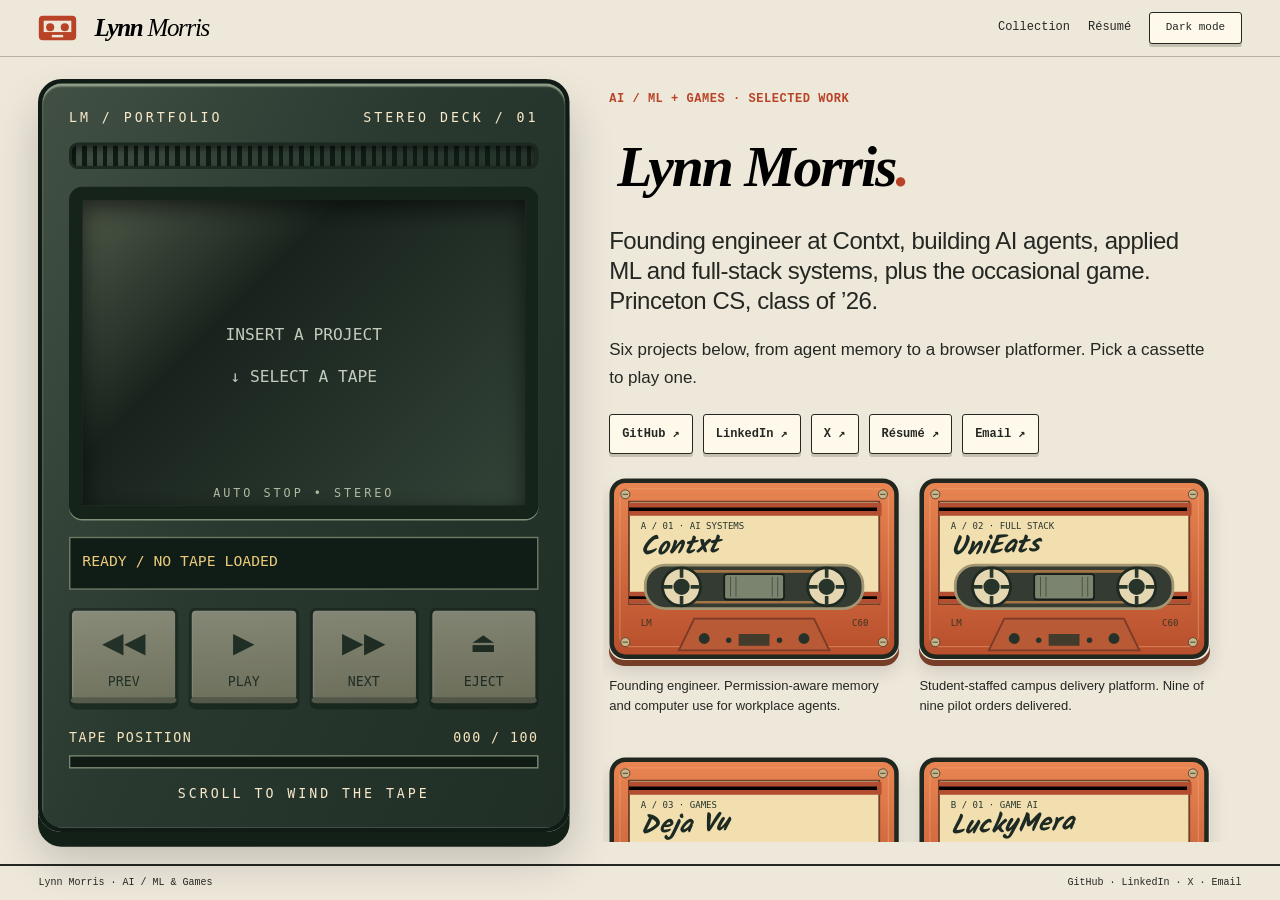
<file: index.html>
<!doctype html><html lang="en"><meta charset="utf-8"><meta name="viewport" content="width=device-width,initial-scale=1"><title>Lynn Morris · Tape collection</title><meta name="description" content="Lynn Morris is a founding engineer at Contxt and a Princeton computer science graduate. Case studies in AI agents, computer vision, imitation learning, full-stack software and a browser game."><link rel="canonical" href="https://lm7452.github.io/"><meta property="og:type" content="website"><meta property="og:url" content="https://lm7452.github.io/"><meta property="og:site_name" content="Lynn Morris"><meta property="og:title" content="Lynn Morris · AI / ML & Games"><meta property="og:description" content="Founding engineer at Contxt. Six projects across AI agents, computer vision, imitation learning, full-stack software and a browser game."><meta property="og:image" content="https://lm7452.github.io/assets/og-image.png"><meta property="og:image:width" content="1200"><meta property="og:image:height" content="630"><meta property="og:image:alt" content="Lynn Morris's portfolio: a cassette deck beside a shelf of project tapes."><meta name="twitter:card" content="summary_large_image"><meta name="twitter:creator" content="@Lynnmorris925"><meta name="theme-color" content="#eee8db" media="(prefers-color-scheme: light)"><meta name="theme-color" content="#202621" media="(prefers-color-scheme: dark)"><link rel="icon" href="assets/favicon.svg" type="image/svg+xml"><link rel="apple-touch-icon" href="assets/apple-touch-icon.png"><script>(function(){var t;try{t=localStorage.getItem('cassette-theme')}catch(e){}document.documentElement.dataset.theme=t||(matchMedia('(prefers-color-scheme: dark)').matches?'dark':'light')})()</script><link rel="preload" href="assets/fonts/kalam-700-latin.woff2" as="font" type="font/woff2" crossorigin><link rel="stylesheet" href="style.css?v=38e26c11"><link rel="stylesheet" href="player.css?v=4a8448aa"><script defer src="theme.js?v=d630f1e6"></script><script defer src="projects.js?v=09c8ecba"></script><script defer src="player.js?v=c1509559"></script><body><a class="skip" href="#content">Skip to content</a><header><a class="brand" href="#collection"><svg class="brand-icon" viewBox="0 0 48 32" aria-hidden="true"><rect x="1" y="1" width="46" height="30" rx="5" fill="currentColor"/><path d="M7 7h34v14H7z" fill="var(--bg)"/><circle cx="15" cy="15" r="5" fill="currentColor"/><circle cx="33" cy="15" r="5" fill="currentColor"/><path d="M17 26h14" stroke="var(--bg)" stroke-width="3"/></svg><span>Lynn <em>Morris</em></span></a><nav aria-label="Main"><a href="#collection">Collection</a><a href="assets/lynn-morris-resume.pdf" target="_blank" rel="noopener">Résumé</a><button id="theme">Dark mode</button></nav></header><main id="main"><div class="deck-layout"><div class="player-slot"><section class="deck" aria-label="Project cassette player"><div class="deck-top"><span>LM / PORTFOLIO</span><span>STEREO DECK / 01</span></div><div class="speaker" aria-hidden="true"></div><div class="bay"><div id="loaded" class="loaded"><span class="empty">INSERT A PROJECT<br>↓ SELECT A TAPE</span></div></div><p id="status" class="display" role="status">READY / NO TAPE LOADED</p><div class="keys"><button id="prev" aria-label="Previous project" disabled>◀◀<small>PREV</small></button><button id="play" disabled>▶<small>PLAY</small></button><button id="next" aria-label="Next project" disabled>▶▶<small>NEXT</small></button><button id="eject" disabled>⏏<small>EJECT</small></button></div><div class="tape-position"><label for="position">TAPE POSITION <output id="position-value">000 / 100</output></label><progress id="position" max="100" value="0">0%</progress></div><p class="deck-note">SCROLL TO WIND THE TAPE</p></section></div><div id="content" tabindex="0" role="region" aria-label="Cassette collection and project details"></div></div></main><footer><span>Lynn Morris · AI / ML & Games</span><span class="footer-links"><a href="https://github.com/Lm7452" target="_blank" rel="noopener">GitHub</a> · <a href="https://www.linkedin.com/in/lynnmorris925/" target="_blank" rel="noopener">LinkedIn</a> · <a href="https://x.com/Lynnmorris925" target="_blank" rel="noopener">X</a> · <a href="mailto:lmorris92504@gmail.com" target="_blank" rel="noopener">Email</a></span></footer></body></html>
</file>
<file: style.css>
:root{color-scheme:light;--bg:#eee8db;--paper:#fff9ec;--ink:#252722;--muted:#5f6055;--line:#b6b1a2;--accent:#b94326;--coral:var(--accent);--teal:var(--accent);--shadow:#c7bfaf;--space:clamp(22px,5vw,72px)}:root[data-theme=dark]{color-scheme:dark;--bg:#202621;--paper:#2c342d;--ink:#f5eddb;--muted:#c1c5b6;--line:#697264;--accent:#ffac7f;--shadow:#121712}*{box-sizing:border-box}html{scroll-behavior:smooth;scroll-padding-top:24px}body{margin:0;background:var(--bg);color:var(--ink);font:17px/1.65 Arial,Helvetica,sans-serif}a{color:inherit;text-underline-offset:5px}a:hover{color:var(--accent)}button,a{touch-action:manipulation}button{font:inherit;cursor:pointer}a:focus-visible,button:focus-visible{outline:3px solid var(--accent);outline-offset:5px}.skip{position:absolute;top:-80px;left:20px;z-index:10;background:var(--paper);padding:12px}.skip:focus{top:12px}header,main,footer{max-width:1320px;margin:auto;padding-left:var(--space);padding-right:var(--space)}header{display:flex;align-items:center;justify-content:space-between;padding-top:25px;padding-bottom:25px;border-bottom:1px solid var(--line);gap:20px}.brand{font-weight:800;text-decoration:none;font-size:20px;white-space:nowrap}.brand-icon{color:var(--accent);margin-right:8px}nav{display:flex;gap:24px;align-items:center;font:12px/1.4 'Courier New',monospace}nav a{text-decoration:none}button,.pill{border:1px solid var(--ink);border-radius:3px;background:var(--paper);color:var(--ink);padding:11px 16px;box-shadow:0 3px 0 var(--shadow)}.hero{display:grid;grid-template-columns:1fr 1.03fr;gap:5%;align-items:center;padding:65px 0 56px}.eyebrow,.tags,.num,.caption,.transport,.meta strong,.back{font:12px/1.6 'Courier New',monospace;letter-spacing:.045em}.eyebrow{font-weight:bold;color:var(--accent)}h1{font-size:clamp(62px,7.6vw,106px);line-height:.94;letter-spacing:-.065em;margin:23px 0 24px;font-weight:900}.accent{color:var(--accent)}.lead{font-size:clamp(22px,2.6vw,32px);line-height:1.25;letter-spacing:-.02em;margin:20px 0}.muted{color:var(--muted)}.intro{max-width:420px}.actions{display:flex;flex-wrap:wrap;gap:12px;margin-top:26px}.pill{display:inline-block;text-decoration:none;font:13px/1.5 'Courier New',monospace;font-weight:bold}.primary{background:var(--ink);color:var(--bg)}.primary:hover{background:var(--accent);color:var(--bg)}.tape-wrap{transform:rotate(-5deg);padding:14px 0}.cassette{position:relative;background:#323b33;border:3px solid #1d241f;border-radius:20px;padding:26px 24px 50px;box-shadow:0 9px 0 #1d241f,12px 23px 0 var(--shadow);color:#272d26}.tape-label{background:#eee4cc;border:2px solid #111d16;border-radius:10px 10px 34px 34px;overflow:hidden}.label-top,.label-bottom{display:flex;justify-content:space-between;gap:10px;font:11px/1.4 'Courier New',monospace;padding:14px 16px}.label-top{border-bottom:1px solid #b1a894}.hand-title{font:italic bold clamp(22px,2.6vw,34px)/1.3 Georgia,serif;padding:10px 16px 14px;letter-spacing:-.04em}.tape-window{background:#9a4a32;border-top:13px solid #d88b3c;border-bottom:13px solid #c96535;display:flex;align-items:center;justify-content:space-around;position:relative;padding:12px 22px}.reel{display:block;z-index:1;width:72px;height:72px;border:14px solid #ded5be;background:repeating-conic-gradient(#333b32 0deg 35deg,#d7cbb1 35deg 60deg);border-radius:50%;box-shadow:0 0 0 6px #242b25,inset 0 0 0 12px #242b25;animation:turn 4s ease-out 1}.tape-line{height:27px;background:#242b25;position:absolute;width:65%;left:17%}.tape-base{width:56%;height:31px;border:2px solid #141d17;border-bottom:0;position:absolute;bottom:0;left:22%;border-radius:24px 24px 0 0;display:flex;align-items:center;justify-content:space-evenly}.tape-base i{width:9px;height:9px;border-radius:50%;background:#121b15}.screw{position:absolute;color:#a2ad9c;font:17px monospace}.s1{top:5px;left:10px}.s2{top:5px;right:10px}.s3{bottom:5px;left:10px}.s4{bottom:5px;right:10px}.tape-wrap .caption{text-align:center;margin-top:32px}.transport{display:flex;justify-content:space-between;align-items:center;border-top:2px solid var(--ink);border-bottom:1px solid var(--ink);padding:15px 0;gap:15px}.transport>span:first-child{white-space:nowrap;font-size:19px;color:var(--accent)}section[id]{padding-top:60px}.section-head{display:flex;justify-content:space-between;align-items:baseline;gap:20px;border-bottom:1px solid var(--line);margin-bottom:20px}.section-head h2{font:700 22px/1.4 'Courier New',monospace}.section-head p{font-size:14px}.grid{display:grid;grid-template-columns:repeat(2,minmax(0,1fr));gap:18px}.card{background:var(--paper);border:1px solid var(--line);border-left:6px solid var(--accent);padding:27px;position:relative;transition:transform .2s}.card:hover{transform:translateY(-3px)}.num{color:var(--accent);font-weight:bold}.card h3{font-size:29px;line-height:1.2;letter-spacing:-.04em;margin:15px 0}.tags{font-size:11px}.card a{font-weight:bold;font-size:14px}.case-title{padding-top:35px;padding-bottom:20px;border-bottom:5px solid var(--accent);position:relative}.back{display:block;margin-bottom:34px}.case-title h1{font-size:clamp(64px,10vw,120px);margin:24px 0}.case-title .lead{max-width:820px}.meta{display:grid;grid-template-columns:repeat(3,1fr);gap:22px;padding:25px 0;border-bottom:1px solid var(--line);font-size:15px}.meta strong{display:block;color:var(--muted);text-transform:uppercase;margin-bottom:5px}.story{display:grid;grid-template-columns:1fr 2fr;gap:30px;padding:35px 0;border-bottom:1px solid var(--line)}.story h2{font-size:23px;line-height:1.3;margin-top:14px;letter-spacing:-.025em}.story p{max-width:740px}.game-capture{margin:40px 0}.game-capture img{display:block;width:100%;height:auto;border:8px solid var(--ink);border-radius:5px}.caption{color:var(--muted);margin-top:14px}.diagram{display:flex;align-items:center;gap:16px;padding:35px 0}.node{flex:1;text-align:center;background:var(--paper);border:1px solid var(--line);border-top:6px solid var(--accent);padding:22px 12px;font:14px/1.6 'Courier New',monospace}.arrow{color:var(--accent);font-size:26px}.review{background:var(--paper);padding:24px;margin-top:30px;border:1px dashed var(--line);font-size:14px}footer{display:flex;justify-content:space-between;gap:25px;margin-top:70px;border-top:2px solid var(--ink);padding-top:25px;padding-bottom:35px;font:12px/1.6 'Courier New',monospace}@keyframes turn{to{transform:rotate(360deg)}}@media(max-width:760px){header{align-items:flex-start;flex-direction:column;gap:16px}nav{gap:18px;flex-wrap:wrap;width:100%}nav button{margin-left:auto;padding:8px}.hero{grid-template-columns:1fr;padding-top:35px;gap:35px}h1{font-size:80px}.tape-wrap{max-width:520px;width:92%;margin:0 auto 15px}.transport{font-size:10px}.transport>span:first-child{font-size:14px}.grid{grid-template-columns:1fr}.section-head{display:block}.section-head p{margin-top:0}.story{grid-template-columns:1fr;gap:0;padding:24px 0}.meta{grid-template-columns:1fr;gap:16px}.diagram{flex-direction:column;align-items:stretch;gap:8px}.arrow{text-align:center;transform:rotate(90deg)}.case-title h1{font-size:72px}footer{flex-direction:column;gap:6px}.reel{width:58px;height:58px;border-width:11px}.label-top,.label-bottom{font-size:10px;padding:10px 12px}.cassette{padding:23px 17px 43px}.tape-window{padding:10px 14px}.tape-wrap .caption{font-size:10px}}@media(prefers-reduced-motion:reduce){*{scroll-behavior:auto!important;animation:none!important;transition:none!important}}
</file>
<file: player.css>
.deck-layout{display:grid;grid-template-columns:minmax(300px,420px) minmax(0,1fr);gap:52px;align-items:start;padding-top:40px}.deck{position:sticky;top:24px;background:#26352e;color:#f8e9cb;border:3px solid #101b16;border-radius:22px;padding:22px;box-shadow:0 12px 0 #122018,0 20px 30px #0003}.deck-top,.deck-note{font:11px monospace;letter-spacing:2px;display:flex;justify-content:space-between}.speaker{height:40px;margin:22px 0;background:repeating-linear-gradient(0deg,#111b16 0 3px,transparent 3px 7px);border-radius:6px}.bay{height:180px;background:#101b16;border:8px solid #17241c;border-radius:12px;overflow:hidden;display:grid;place-items:center;perspective:600px}.loaded{width:94%;text-align:center}.empty{font:14px monospace;color:#c4cbbd;line-height:2}.tape{display:block;width:100%;border:3px solid #1c2721;border-radius:14px;background:#cb633a;color:#17231b;padding:18px;text-align:left;box-shadow:0 7px 0 #843d22;position:relative;cursor:pointer;text-decoration:none}.tape:before,.tape:after{content:'⊕';position:absolute;font:14px monospace;top:5px}.tape:before{left:7px}.tape:after{right:7px}.tape-label{background:#f5e5bd;border:1px solid #c6b991;padding:8px 14px;transform:rotate(-1deg);color:#16251c}.marker{font-family:'Tape Hand','Segoe Print','Bradley Hand','Comic Sans MS',cursive;font-style:italic;font-weight:900;font-size:30px;letter-spacing:-1px;display:block}.tape-meta{font:10px monospace;letter-spacing:1px}.spools{display:flex;align-items:center;justify-content:space-between;margin-top:9px;background:#23362b;border-radius:18px;padding:4px 12px;color:#f5e5bd;font:28px monospace;height:34px}.spools:before,.spools:after{content:'✣'}.spools span{height:2px;flex:1;background:#a38f69;margin:0 16px}.loaded .tape{padding:12px;box-shadow:none;cursor:default}.loaded .marker{font-size:23px}.display{background:#101c16;color:#e9ca7a;border:1px solid #6d7963;padding:12px;font:12px monospace;min-height:48px;line-height:1.6}.keys{display:grid;grid-template-columns:repeat(4,1fr);gap:7px}.keys button{border:2px solid #111c16;background:#eadbbc;color:#17241c;border-radius:5px;box-shadow:0 5px 0 #101b16;padding:10px 2px;font-size:23px;min-height:62px}.keys small{display:block;font:9px monospace;margin-top:5px}.keys button:active{transform:translateY(3px);box-shadow:0 2px 0 #101b16}.keys button:disabled{opacity:.45;cursor:default}.deck-note{justify-content:center;margin:22px 0 0;font-size:10px}.collection-intro h1{font-size:clamp(36px,5vw,62px);line-height:1}.collection-intro{margin-bottom:34px}.shelf{display:grid;gap:26px}.tape-caption{margin:10px 0 0;font-size:14px}.case-title{padding-top:0}.case-title h1{font-size:clamp(38px,5vw,64px)}.story{grid-template-columns:1fr;gap:10px}.meta{grid-template-columns:1fr;gap:12px}.diagram{flex-wrap:wrap}.inserting{animation:insertTape .48s ease-in both}@keyframes insertTape{0%{transform:translateY(150px) rotate(-8deg) scale(1.15);opacity:.2}55%{transform:translateY(-10px) rotate(0);opacity:1}100%{transform:translateY(0) scale(1)}}:focus-visible{outline:3px solid #db693c;outline-offset:5px}#content:focus{outline:none}.busy .keys{pointer-events:none}@media(max-width:800px){.deck-layout{grid-template-columns:1fr;gap:36px;padding-top:20px}.deck{position:relative;top:0;width:100%;max-width:430px;margin:auto}header{flex-wrap:wrap}.bay{height:160px}.deck-layout #content{min-width:0}.collection-intro h1{font-size:40px}.deck-top{letter-spacing:1px}.story{padding:25px 0}.case-title{padding-bottom:12px}}@media(prefers-reduced-motion:reduce){*,*:before,*:after{animation:none!important;transition:none!important;scroll-behavior:auto!important}}
@media(max-width:800px){.deck{padding:14px;border-radius:16px}.speaker{height:12px;margin:10px 0}.bay{height:112px;border-width:4px}.loaded .tape{padding:4px}.loaded .tape-label{padding:4px 12px}.loaded .marker{font-size:20px}.loaded .spools{height:20px;font-size:20px;margin-top:3px}.display{min-height:34px;padding:7px;margin:10px 0}.keys button{min-height:44px;padding:5px 2px;font-size:18px}.deck-note{margin-top:12px;font-size:9px}}

/* Shell proportions and deck detailing, revision 2. */
.deck-layout{grid-template-columns:minmax(300px,390px) minmax(0,1fr);gap:38px}
.shelf{grid-template-columns:repeat(2,minmax(0,1fr));gap:22px;align-items:start}
.shelf article{min-width:0}.tape{padding:0;border:0;border-radius:15px;aspect-ratio:1.6;box-shadow:0 6px 0 #763d29,0 12px 18px #241e1925;background:transparent;transition:transform .18s}
.shelf .tape:hover{transform:translateY(-5px) rotate(-1deg)}
.tape:before,.tape:after{content:none}.cassette-art{display:block;width:100%;height:100%}
.deck{padding:20px;border-radius:16px;background:linear-gradient(115deg,#425044,#29392f 45%,#202e26);box-shadow:inset 0 2px 1px #91a08a,0 10px 0 #122018,0 18px 30px #0003}
.speaker{height:28px;margin:18px 0;background:repeating-linear-gradient(90deg,#111b16 0 3px,transparent 3px 7px);border:2px solid #1b291f;box-shadow:inset 0 2px 5px #0008}
.bay{height:auto;aspect-ratio:1.43;border:9px solid #15231b;position:relative;background:linear-gradient(135deg,#4f5a49,#18231d 35%,#344438);box-shadow:0 1px 0 #829078,inset 0 5px 16px #0009;border-radius:9px}
.bay:after{content:'AUTO STOP  •  STEREO';position:absolute;bottom:4px;font:8px monospace;letter-spacing:2px;color:#b0b9a0;pointer-events:none}
.loaded{width:92%}.loaded .tape{padding:0;box-shadow:0 3px 8px #0007;border-radius:10px}
.keys button{background:linear-gradient(#f5e8cc,#c6b997);border-bottom:4px solid #8a816c;box-shadow:0 4px 0 #0d1811,inset 1px 1px 0 #fff8}
.tape-caption{font-size:13px;line-height:1.6;margin-top:16px}
@media(max-width:1000px) and (min-width:801px){.deck-layout{grid-template-columns:320px minmax(0,1fr);gap:24px}.shelf{grid-template-columns:1fr;max-width:330px}}
@media(max-width:800px){.deck-layout{grid-template-columns:1fr;gap:32px}.deck{padding:16px;max-width:360px}.bay{height:auto;aspect-ratio:1.6}.speaker{height:17px;margin:12px 0}.loaded .tape{padding:0}.shelf{grid-template-columns:1fr;max-width:360px;margin:auto;gap:30px}.display{font-size:10px}.deck-top{font-size:9px}}
/* Fixed listening room: only the project well scrolls. */
html,body{height:100%;overflow:hidden}body{height:100dvh;display:grid;grid-template-rows:auto minmax(0,1fr) auto}
header,main,footer{width:100%;max-width:1440px;padding-left:clamp(16px,3vw,44px);padding-right:clamp(16px,3vw,44px)}
header{padding-top:12px;padding-bottom:12px;flex-direction:row;align-items:center;gap:12px;flex-wrap:nowrap}.brand{display:flex;gap:10px;align-items:center;font:italic 700 25px/.95 Georgia,serif;letter-spacing:-1.3px}.brand em{color:var(--accent);font-weight:400}.brand-icon{width:39px;height:28px;margin:0;color:var(--accent);flex-shrink:0}nav{width:auto;gap:18px}nav button{padding:7px 10px;font-size:11px}
#main{min-height:0;padding-top:22px;padding-bottom:22px}.deck-layout{height:100%;padding:0;grid-template-columns:minmax(280px,360px) minmax(0,1fr);gap:34px;align-items:start}.deck{position:relative;top:0;width:100%;padding:18px}.bay{aspect-ratio:1.6}.speaker{height:18px;margin:12px 0}.deck-note{margin-top:12px;font-size:9px}.deck-top{font-size:9px}.display{font-size:10px;margin:12px 0;padding:8px;min-height:36px}.keys button{min-height:52px;font-size:19px;padding:6px 2px}
#content{height:100%;min-height:0;min-width:0;overflow-y:auto;overflow-x:hidden;overscroll-behavior:contain;scrollbar-gutter:stable;padding:4px 18px 40px 6px;scroll-padding:16px;outline-offset:-3px}#content:focus-visible{outline:2px solid var(--accent)}.collection-intro{margin-bottom:24px}.collection-intro h1{font:italic 700 clamp(36px,4.5vw,58px)/1.1 Georgia,serif;letter-spacing:-2px;margin:16px 0}.collection-intro .lead{font-size:24px}.collection-intro p{max-width:none}.shelf{grid-template-columns:repeat(2,minmax(0,1fr));max-width:none;margin:0;gap:24px}.tape-caption{margin-bottom:20px}.shelf article{max-width:350px}.case-title h1{font-size:clamp(38px,5vw,64px)}
footer{margin:0;padding-top:9px;padding-bottom:9px;flex-direction:row;font-size:10px;gap:12px}
.tape-position{margin-top:17px}.tape-position label{display:flex;justify-content:space-between;font:9px/1.5 monospace;letter-spacing:1px;color:#f5e5bd}.tape-position progress{display:block;width:100%;height:9px;margin-top:5px;accent-color:#e98653;border:1px solid #7b886f;background:#101b16}.tape-position progress::-moz-progress-bar{background:#e98653}.tape-position progress::-webkit-progress-bar{background:#101b16}.tape-position progress::-webkit-progress-value{background:#e98653}.hub{transform:rotate(var(--reel-angle,0deg));transform-box:view-box}.hub-left{transform-origin:80px 120px}.hub-right{transform-origin:240px 120px}
@media(max-width:800px){header{padding-top:9px;padding-bottom:9px}.brand{font-size:22px;gap:7px}.brand-icon{width:32px}nav{gap:10px;font-size:10px}nav button{margin:0;padding:6px}#main{padding-top:12px;padding-bottom:12px}.deck-layout{grid-template-columns:1fr;grid-template-rows:auto minmax(0,1fr);gap:16px}.deck{max-width:none;display:grid;grid-template-columns:minmax(100px,145px) minmax(0,1fr);gap:8px 12px;padding:12px;border-radius:12px;box-shadow:inset 0 1px 1px #91a08a,0 6px 0 #122018}.deck-top{grid-column:1/-1;font-size:8px;letter-spacing:1px}.speaker,.deck-note{display:none}.bay{grid-column:1;grid-row:2/5;align-self:center;border-width:5px;width:100%}.bay:after{font-size:5px;letter-spacing:1px;bottom:0}.display{grid-column:2;margin:0;padding:4px 6px;font-size:8px;min-height:26px;line-height:1.4}.keys{grid-column:2;gap:4px}.keys button{min-height:39px;font-size:15px;padding:3px 0}.keys small{font-size:7px;margin-top:3px}.tape-position{grid-column:2;margin:0}.tape-position label{font-size:7px;letter-spacing:0}.tape-position progress{height:6px;margin-top:3px}.shelf{grid-template-columns:1fr;max-width:350px;margin:auto;gap:20px}#content{padding-right:10px;padding-left:4px;padding-bottom:25px}.collection-intro h1{font-size:37px;margin:10px 0}.collection-intro .lead{font-size:22px;margin:12px 0}.collection-intro p{font-size:14px}.eyebrow{font-size:10px}footer{font-size:8px;padding-top:7px;padding-bottom:7px;gap:10px}footer span:last-child{max-width:135px;text-align:right}.case-title h1{font-size:42px}.back{margin-bottom:18px}}
@media(max-height:620px) and (min-width:801px){.deck{padding:12px}.speaker,.deck-note{display:none}.bay{max-width:260px;margin:10px auto}.deck-top{font-size:8px}.keys button{min-height:40px}.tape-position{margin-top:10px}}
@media(max-height:520px) and (max-width:800px){header{padding-top:5px;padding-bottom:5px}.deck{grid-template-columns:95px minmax(0,1fr);padding:8px;gap:5px 10px}.deck-top{display:none}.bay{grid-row:1/4}.display{grid-row:1}.keys{grid-row:2}.tape-position{grid-row:3}.deck-layout{gap:10px}#main{padding-top:8px;padding-bottom:8px}}
@media(prefers-reduced-motion:reduce){.hub{transform:none!important}}
#main{height:100%;margin:0 auto}header,footer{margin:0 auto}.empty{font-size:11px;line-height:1.6}
@media(max-width:800px){.empty{font-size:8px;line-height:1.7}}

/* Viewport-sized deck: one 360 x 510 face, uniformly scaled. */
.brand,.brand:hover,.brand em{color:#000}
:root[data-theme=dark] .brand span{background:#eee8db;border-radius:4px;padding:4px 7px}
header,main,footer{max-width:none}
.player-slot{position:relative;min-width:0;height:var(--player-height,100%);width:var(--player-width,360px)}
@media(min-width:801px){
.deck-layout{grid-template-columns:var(--player-width,360px) minmax(0,1fr);gap:clamp(20px,2.6vw,38px);align-items:start}
.player-slot .deck{position:absolute;inset:0 auto auto 0;transform:scale(var(--player-scale,1));transform-origin:top left;width:360px;height:510px;max-width:none;margin:0;padding:18px;display:flex;flex-direction:column}
.player-slot .deck-top{font-size:9px;flex:none}
.player-slot .speaker{display:block;height:18px;flex:none;margin:12px 0}
.player-slot .bay{width:100%;max-width:none;min-height:0;flex:1;aspect-ratio:auto;margin:0;border-width:9px}
.player-slot .display{font-size:10px;min-height:36px;margin:12px 0;padding:8px;flex:none}
.player-slot .keys{flex:none;gap:7px}
.player-slot .keys button{min-height:52px;font-size:19px;padding:6px 2px}
.player-slot .tape-position{margin-top:17px;flex:none}
.player-slot .deck-note{display:flex;margin:12px 0 0;font-size:9px;flex:none}
.shelf{grid-template-columns:repeat(2,minmax(0,1fr));gap:20px}
}
@media(min-width:801px) and (max-width:1100px){.shelf{grid-template-columns:1fr;max-width:350px}}
@media(max-width:800px){.player-slot{display:contents}.player-slot .deck{transform:none}}

.collection-intro h1{color:#000}
:root[data-theme=dark] .collection-intro h1{background:#eee8db;border-radius:5px;padding:8px;width:fit-content}
/* Case-study reading surface. */
#content{overflow-wrap:anywhere}.case-title .lead{font-size:clamp(21px,2.2vw,28px)}.case-title h1{letter-spacing:-.045em}.story{padding:26px 0;gap:0}.story h2{margin-bottom:2px}.story p{line-height:1.75}.evidence-figure,.flow-figure{margin:30px 0}.evidence-figure img,.evidence-figure video{display:block;width:100%;height:auto;border:1px solid var(--line);border-radius:5px;background:#fff9ec}.evidence-figure figcaption,.flow-figure figcaption{font:12px/1.65 'Courier New',monospace;color:var(--muted);margin-top:12px}.flow{list-style:none;padding:0;display:grid;grid-template-columns:repeat(2,minmax(0,1fr));gap:10px;counter-reset:step}.flow li{counter-increment:step;background:var(--paper);border:1px solid var(--line);border-top:4px solid var(--accent);padding:16px;font:13px/1.6 'Courier New',monospace}.flow li:before{content:counter(step,decimal-leading-zero) ' / ';color:var(--accent);display:block;font-weight:bold}.agent-pair{display:grid;grid-template-columns:repeat(2,minmax(0,1fr));gap:18px}.pixel img{image-rendering:pixelated;aspect-ratio:1;object-fit:contain;background:#000;max-height:320px}.recording{margin-top:10px;font:12px monospace;padding:10px}.metric-wrap{max-width:100%}table{width:100%;border-collapse:collapse;font:12px/1.6 'Courier New',monospace;table-layout:fixed}caption{text-align:left;margin-bottom:14px;color:var(--muted)}th,td{text-align:right;padding:10px 5px;border-bottom:1px solid var(--line);overflow-wrap:anywhere}th:first-child{text-align:left;width:34%}thead th{color:var(--accent)}.case-end{font:11px/1.7 'Courier New',monospace;color:var(--muted);padding:28px 0}.meta{font-size:14px}.actions{gap:10px}.pill{font-size:12px;padding:10px 12px}
@media(max-width:800px){.story p{font-size:15px}.story h2{font-size:22px}.agent-pair{gap:10px}.flow li{padding:12px;font-size:12px}table{font-size:10px}th,td{padding:9px 3px}.evidence-figure figcaption{font-size:11px}.recording{font-size:11px;padding:10px 6px}}

/* The collection introduction uses the available column; story measure stays unchanged. */
#content{scrollbar-width:auto;scrollbar-color:var(--accent) var(--paper)}
#content:hover,#content:focus-visible{scrollbar-color:var(--ink) var(--paper)}
/* Chromium/WebKit: a tactile tape-coloured rail with a generous drag target. */
@supports selector(::-webkit-scrollbar){
 #content,#content:hover,#content:focus-visible{scrollbar-color:auto}
 #content::-webkit-scrollbar{width:14px}
 #content::-webkit-scrollbar-track{background:var(--paper);border:1px solid var(--line);border-radius:10px}
 #content::-webkit-scrollbar-thumb{background:var(--accent);border:3px solid var(--paper);border-radius:10px;min-height:44px}
 #content::-webkit-scrollbar-thumb:hover,#content::-webkit-scrollbar-thumb:active,#content:focus-visible::-webkit-scrollbar-thumb{background:var(--ink)}
}
@media(forced-colors:active){#content{scrollbar-color:auto}}
.evidence-figure.chart img{max-width:520px;margin:0 auto}
/* Reading rhythm: a 66ch measure, one spacing scale, and figures that line up. */
.case-title{padding-bottom:28px}
.case-title .lead{max-width:34ch;margin:16px 0 0}
.meta{grid-template-columns:repeat(3,minmax(0,1fr));gap:12px 28px;padding:22px 0;font-size:14px;line-height:1.5}
.meta strong{margin-bottom:4px}
.actions{margin-top:22px}
.story{padding:0;margin-top:48px;border-bottom:0}
.story h2{margin:0 0 14px;font-size:24px;line-height:1.25}
.story p{max-width:66ch;margin:0 0 16px;line-height:1.7}
.story p:last-child{margin-bottom:0}
.evidence-figure,.flow-figure,.agent-pair,.metric-wrap{margin:32px 0 0}
.agent-pair .evidence-figure{margin:0}
.agent-pair{align-items:start}
.evidence-figure figcaption,.flow-figure figcaption{max-width:66ch;font-size:12px;line-height:1.55;margin-top:10px}
.metric-wrap{max-width:640px}
caption{margin-bottom:10px}
.case-end{margin-top:48px;padding:20px 0 8px;border-top:1px solid var(--line)}
@media(max-width:800px){
.meta{grid-template-columns:1fr 1fr;gap:12px 20px}
.meta div:last-child{grid-column:1/-1}
.story{margin-top:36px}
.story h2{font-size:21px}
.evidence-figure,.flow-figure,.agent-pair,.metric-wrap{margin-top:24px}
.case-end{margin-top:36px}
}

/* One reading column: text, figures and rules share the same left and right edges. */
#content>.case-title,#content>.meta,#content>.actions,#content>.story,#content>.evidence-figure,#content>.flow-figure,#content>.agent-pair,#content>.metric-wrap,#content>.case-end{max-width:720px;margin-left:auto;margin-right:auto}
.case-title .lead,.story p,.evidence-figure figcaption,.flow-figure figcaption{max-width:none}

/* Contact links in the footer. */
footer a{text-decoration:none}
footer a:hover{text-decoration:underline}
@media(max-width:800px){footer span.footer-links{max-width:none;text-align:right}}

/* Phones: the brand already links to the collection, so the nav keeps to one row. */
@media(max-width:480px){nav a[href="#collection"]{display:none}nav{flex-wrap:nowrap}}

/* Cassette labels use one handwriting face everywhere instead of whatever cursive the device has. */
@font-face{font-family:'Tape Hand';src:url(assets/fonts/kalam-700-latin.woff2) format('woff2');font-weight:400 900;font-display:swap}

/* Both themes share one box model; dark mode only fills in the plate, so toggling never moves anything. */
.brand span{border-radius:4px;padding:4px 7px}
.collection-intro h1{border-radius:5px;padding:8px;width:fit-content}
#theme{min-width:14ch;text-align:center}
/* Phone screenshots come from 900x600 Devpost images; show them at native size. */
.agent-pair.phones{grid-template-columns:repeat(2,minmax(0,276px))!important;justify-content:start}
</file>
